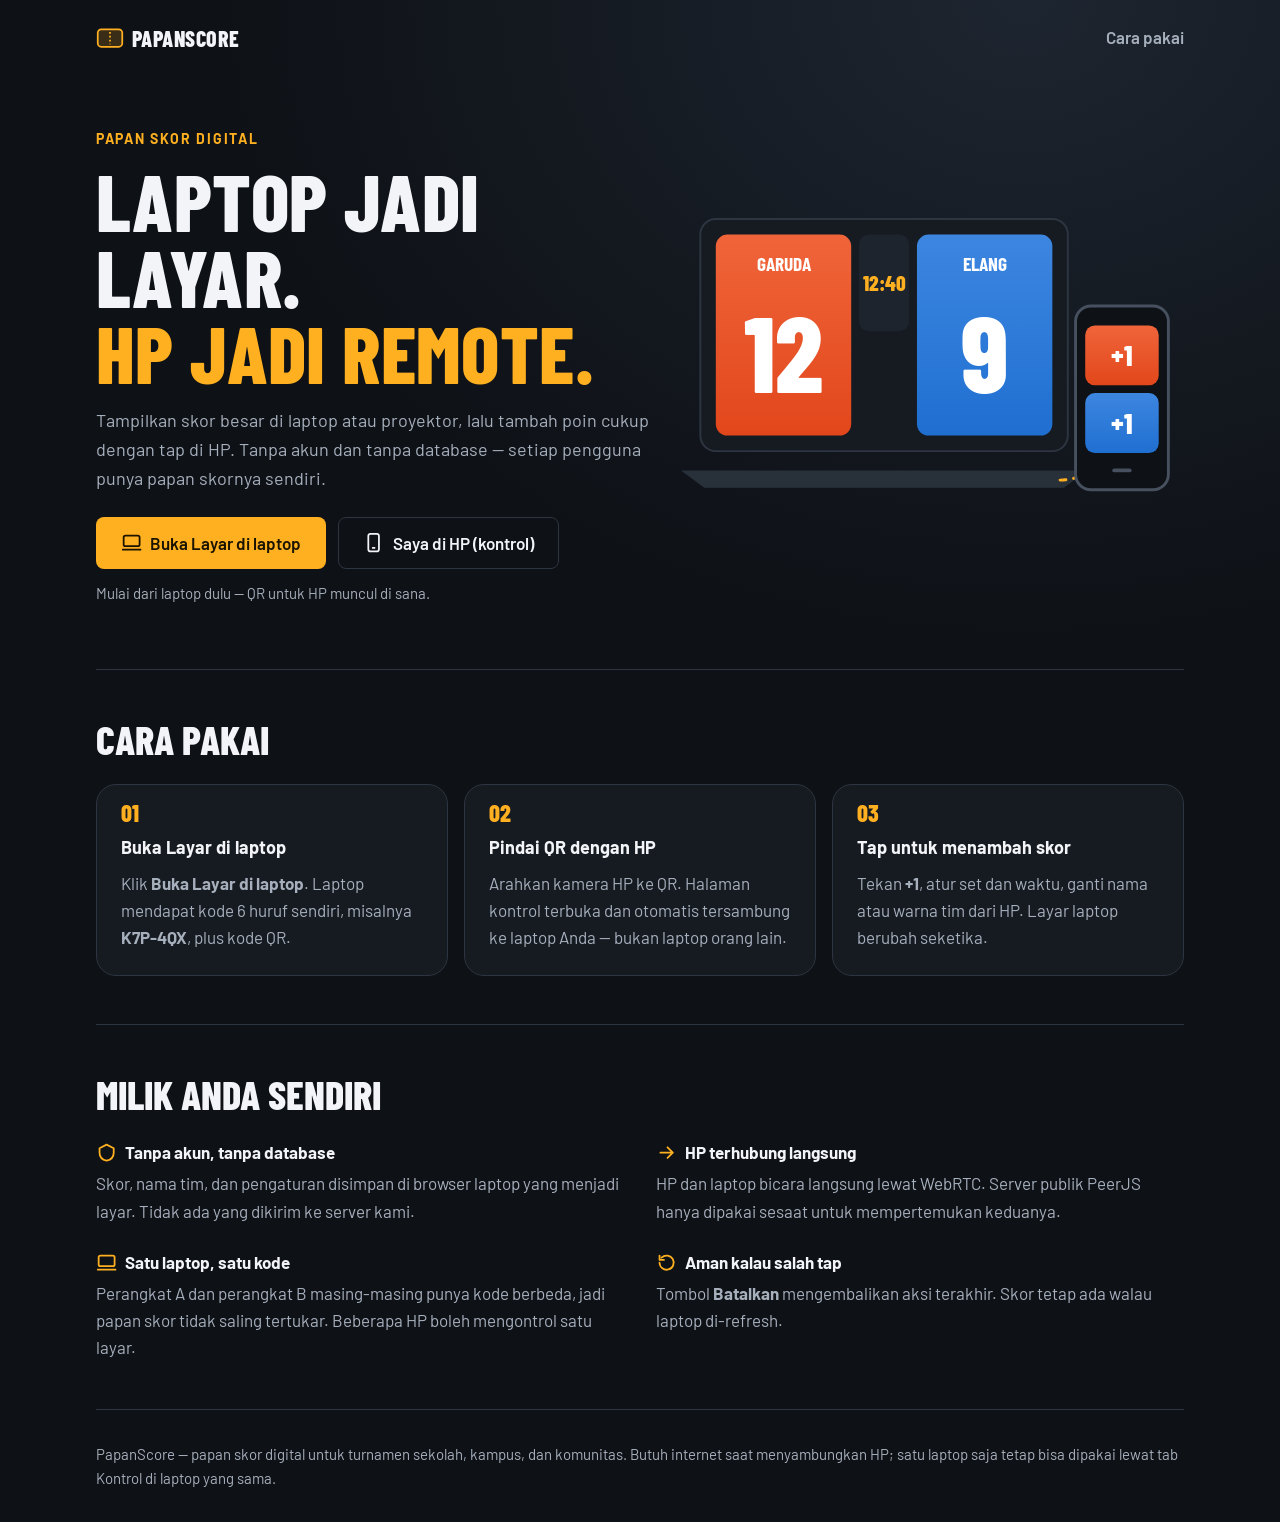
<file: index.html>
<!doctype html>
<html lang="id">
<head>
  <meta charset="utf-8">
  <meta name="viewport" content="width=device-width, initial-scale=1, viewport-fit=cover">
  <title>PapanScore — Papan skor digital, HP jadi remote</title>
  <meta name="description" content="Papan skor digital gratis tanpa akun. Buka Layar di laptop atau proyektor, lalu tap skor dari HP. Data tersimpan di perangkat Anda sendiri.">
  <meta name="theme-color" content="#0E1116">
  <meta property="og:type" content="website">
  <meta property="og:title" content="PapanScore — Papan skor digital, HP jadi remote">
  <meta property="og:description" content="Laptop jadi layar skor, HP jadi remote. Tanpa akun, tanpa server data.">
  <link rel="icon" href="assets/favicon.svg" type="image/svg+xml">
  <link rel="preconnect" href="https://fonts.googleapis.com">
  <link rel="preconnect" href="https://fonts.gstatic.com" crossorigin>
  <link rel="stylesheet" href="https://fonts.googleapis.com/css2?family=Barlow+Condensed:wght@600;700;800&family=Barlow:wght@400;500;600;700&display=swap">
  <link rel="stylesheet" href="assets/css/app.css">
</head>
<body class="page-home">
  <a class="skip-link" href="#main">Langsung ke konten</a>
  <div class="home">
    <header class="home-nav">
      <a class="brand" href="./">
        <svg class="brand__mark" viewBox="0 0 32 32" aria-hidden="true"><rect x="2" y="6" width="28" height="20" rx="4" fill="currentColor" opacity=".18"/><rect x="2" y="6" width="28" height="20" rx="4" fill="none" stroke="currentColor" stroke-width="2"/><path d="M16 9v14" stroke="currentColor" stroke-width="2" stroke-dasharray="2 2.5"/></svg>
        <span>PapanScore</span>
      </a>
      <nav aria-label="Navigasi utama">
        <a href="#cara-pakai">Cara pakai</a>
      </nav>
    </header>

    <main id="main">
      <section class="hero" aria-labelledby="hero-title">
        <div>
          <span class="hero__eyebrow">Papan skor digital</span>
          <h1 id="hero-title">Laptop jadi layar.<br><em>HP jadi remote.</em></h1>
          <p class="hero__lead">Tampilkan skor besar di laptop atau proyektor, lalu tambah poin cukup dengan tap di HP. Tanpa akun dan tanpa database — setiap pengguna punya papan skornya sendiri.</p>
          <div class="hero__cta">
            <a class="btn btn--accent btn--lg" href="display.html">
              <svg class="icon" viewBox="0 0 24 24" aria-hidden="true"><rect x="3" y="4" width="18" height="12" rx="2"/><path d="M2 20h20"/></svg>
              Buka Layar di laptop
            </a>
            <a class="btn btn--ghost btn--lg" href="control.html">
              <svg class="icon" viewBox="0 0 24 24" aria-hidden="true"><rect x="6" y="2" width="12" height="20" rx="2.5"/><path d="M11 18h2"/></svg>
              Saya di HP (kontrol)
            </a>
          </div>
          <p class="hero__note">Mulai dari laptop dulu — QR untuk HP muncul di sana.</p>
        </div>

        <svg class="hero__art" viewBox="0 0 520 360" role="img" aria-label="Ilustrasi: HP mengirim skor ke layar laptop yang menampilkan 12 lawan 9">
          <defs>
            <linearGradient id="g-a" x1="0" y1="0" x2="0" y2="1"><stop offset="0" stop-color="#F0643A"/><stop offset="1" stop-color="#E2471B"/></linearGradient>
            <linearGradient id="g-b" x1="0" y1="0" x2="0" y2="1"><stop offset="0" stop-color="#3D86E0"/><stop offset="1" stop-color="#1F6FD1"/></linearGradient>
          </defs>
          <rect x="20" y="30" width="380" height="240" rx="16" fill="#161A21" stroke="#2D3540" stroke-width="2"/>
          <rect x="36" y="46" width="140" height="208" rx="12" fill="url(#g-a)"/>
          <rect x="244" y="46" width="140" height="208" rx="12" fill="url(#g-b)"/>
          <rect x="184" y="46" width="52" height="100" rx="10" fill="#1E242D"/>
          <text x="210" y="104" text-anchor="middle" font-family="Barlow Condensed, Arial Narrow, sans-serif" font-weight="800" font-size="22" fill="#FFB020">12:40</text>
          <text x="106" y="84" text-anchor="middle" font-family="Barlow Condensed, Arial Narrow, sans-serif" font-weight="700" font-size="20" fill="#fff">GARUDA</text>
          <text x="314" y="84" text-anchor="middle" font-family="Barlow Condensed, Arial Narrow, sans-serif" font-weight="700" font-size="20" fill="#fff">ELANG</text>
          <text x="106" y="210" text-anchor="middle" font-family="Barlow Condensed, Arial Narrow, sans-serif" font-weight="800" font-size="110" fill="#fff">12</text>
          <text x="314" y="210" text-anchor="middle" font-family="Barlow Condensed, Arial Narrow, sans-serif" font-weight="800" font-size="110" fill="#fff">9</text>
          <path d="M0 290h420l-24 18H24z" fill="#283039"/>
          <path d="M392 300c40 0 52-40 52-78" fill="none" stroke="#FFB020" stroke-width="3" stroke-dasharray="6 8" stroke-linecap="round"/>
          <rect x="408" y="120" width="96" height="190" rx="16" fill="#0E1116" stroke="#46505E" stroke-width="3"/>
          <rect x="418" y="140" width="76" height="62" rx="10" fill="url(#g-a)"/>
          <text x="456" y="182" text-anchor="middle" font-family="Barlow Condensed, Arial Narrow, sans-serif" font-weight="800" font-size="30" fill="#fff">+1</text>
          <rect x="418" y="210" width="76" height="62" rx="10" fill="url(#g-b)"/>
          <text x="456" y="252" text-anchor="middle" font-family="Barlow Condensed, Arial Narrow, sans-serif" font-weight="800" font-size="30" fill="#fff">+1</text>
          <rect x="446" y="288" width="20" height="4" rx="2" fill="#46505E"/>
        </svg>
      </section>

      <section class="section" id="cara-pakai" aria-labelledby="howto-title">
        <h2 class="section__title" id="howto-title">Cara pakai</h2>
        <ol class="howto">
          <li>
            <h3>Buka Layar di laptop</h3>
            <p>Klik <strong>Buka Layar di laptop</strong>. Laptop mendapat kode 6 huruf sendiri, misalnya <strong>K7P-4QX</strong>, plus kode QR.</p>
          </li>
          <li>
            <h3>Pindai QR dengan HP</h3>
            <p>Arahkan kamera HP ke QR. Halaman kontrol terbuka dan otomatis tersambung ke laptop Anda — bukan laptop orang lain.</p>
          </li>
          <li>
            <h3>Tap untuk menambah skor</h3>
            <p>Tekan <strong>+1</strong>, atur set dan waktu, ganti nama atau warna tim dari HP. Layar laptop berubah seketika.</p>
          </li>
        </ol>
      </section>

      <section class="section" aria-labelledby="facts-title">
        <h2 class="section__title" id="facts-title">Milik Anda sendiri</h2>
        <div class="facts">
          <div class="fact">
            <h3><svg class="icon" viewBox="0 0 24 24" aria-hidden="true"><path d="M12 3l8 4v5c0 5-3.5 8-8 9-4.5-1-8-4-8-9V7z"/></svg> Tanpa akun, tanpa database</h3>
            <p>Skor, nama tim, dan pengaturan disimpan di browser laptop yang menjadi layar. Tidak ada yang dikirim ke server kami.</p>
          </div>
          <div class="fact">
            <h3><svg class="icon" viewBox="0 0 24 24" aria-hidden="true"><path d="M5 12h14M13 6l6 6-6 6"/></svg> HP terhubung langsung</h3>
            <p>HP dan laptop bicara langsung lewat WebRTC. Server publik PeerJS hanya dipakai sesaat untuk mempertemukan keduanya.</p>
          </div>
          <div class="fact">
            <h3><svg class="icon" viewBox="0 0 24 24" aria-hidden="true"><rect x="3" y="4" width="18" height="12" rx="2"/><path d="M2 20h20"/></svg> Satu laptop, satu kode</h3>
            <p>Perangkat A dan perangkat B masing-masing punya kode berbeda, jadi papan skor tidak saling tertukar. Beberapa HP boleh mengontrol satu layar.</p>
          </div>
          <div class="fact">
            <h3><svg class="icon" viewBox="0 0 24 24" aria-hidden="true"><path d="M4 12a8 8 0 1 0 2.3-5.6M4 4v5h5"/></svg> Aman kalau salah tap</h3>
            <p>Tombol <strong>Batalkan</strong> mengembalikan aksi terakhir. Skor tetap ada walau laptop di-refresh.</p>
          </div>
        </div>
      </section>
    </main>

    <footer class="footer">
      <p>PapanScore — papan skor digital untuk turnamen sekolah, kampus, dan komunitas. Butuh internet saat menyambungkan HP; satu laptop saja tetap bisa dipakai lewat tab Kontrol di laptop yang sama.</p>
    </footer>
  </div>
</body>
</html>
</file>
<file: assets/css/app.css>
/* PapanScore — gaya bersama Beranda, Layar, dan Kontrol */

:root {
  --font-display: "Barlow Condensed", "Arial Narrow", "Roboto Condensed", system-ui, sans-serif;
  --font-body: "Barlow", system-ui, -apple-system, "Segoe UI", Roboto, sans-serif;

  --bg: #0E1116;
  --surface: #161A21;
  --surface-2: #1E242D;
  --surface-3: #283039;
  --border: #2D3540;
  --text: #F2F4F7;
  --muted: #A6AFBC;
  --accent: #FFB020;        /* lampu papan skor */
  --accent-ink: #1A1300;
  --accent-hover: #FFC14D;
  --success: #3DD68C;
  --warning: #FFB020;
  --danger: #E5484D;
  --danger-strong: #C9343A;
  --focus: #7CC4FF;

  --space-1: .25rem;
  --space-2: .5rem;
  --space-3: .75rem;
  --space-4: 1rem;
  --space-5: 1.5rem;
  --space-6: 2rem;
  --space-7: 3rem;
  --space-8: 4rem;

  --radius-sm: .5rem;
  --radius: .875rem;
  --radius-lg: 1.25rem;
  --shadow: 0 1px 0 rgb(255 255 255 / .04) inset, 0 12px 32px rgb(0 0 0 / .35);
  --ease: cubic-bezier(.2, .7, .2, 1);
  --dur: 180ms;

  color-scheme: dark;
}

*,
*::before,
*::after { box-sizing: border-box; }

html { -webkit-text-size-adjust: 100%; }

body {
  margin: 0;
  min-height: 100dvh;
  background: var(--bg);
  color: var(--text);
  font-family: var(--font-body);
  font-size: 1.0625rem;
  line-height: 1.6;
  -webkit-font-smoothing: antialiased;
}

h1, h2, h3, p { margin: 0; }
a { color: var(--accent); text-underline-offset: .2em; }
a:hover { color: var(--accent-hover); }
img, svg { display: block; max-width: 100%; }
[hidden] { display: none !important; } /* atribut hidden harus menang dari display komponen */

:focus-visible {
  outline: 3px solid var(--focus);
  outline-offset: 3px;
  border-radius: var(--radius-sm);
}

.sr-only {
  position: absolute;
  width: 1px;
  height: 1px;
  padding: 0;
  margin: -1px;
  overflow: hidden;
  clip: rect(0 0 0 0);
  white-space: nowrap;
  border: 0;
}

.skip-link {
  position: absolute;
  left: var(--space-4);
  top: -100%;
  z-index: 100;
  padding: var(--space-2) var(--space-4);
  background: var(--accent);
  color: var(--accent-ink);
  font-weight: 700;
  border-radius: var(--radius-sm);
}
.skip-link:focus { top: var(--space-4); }

.noscript {
  margin: var(--space-5);
  padding: var(--space-4);
  border: 1px solid var(--warning);
  border-radius: var(--radius);
  background: var(--surface);
}

.icon {
  width: 1.25em;
  height: 1.25em;
  flex: none;
  fill: none;
  stroke: currentColor;
  stroke-width: 2;
  stroke-linecap: round;
  stroke-linejoin: round;
}

/* ---------- Tombol ---------- */

.btn {
  --btn-bg: var(--surface-3);
  --btn-ink: var(--text);
  display: inline-flex;
  align-items: center;
  justify-content: center;
  gap: var(--space-2);
  min-height: 2.75rem;
  padding: var(--space-2) var(--space-4);
  border: 1px solid transparent;
  border-radius: var(--radius-sm);
  background: var(--btn-bg);
  color: var(--btn-ink);
  font: 600 1rem/1.2 var(--font-body);
  text-decoration: none;
  cursor: pointer;
  transition: background-color var(--dur) var(--ease), transform var(--dur) var(--ease), border-color var(--dur) var(--ease);
  -webkit-tap-highlight-color: transparent;
}
.btn:hover { --btn-bg: #333C47; color: var(--btn-ink); }
.btn:active { transform: translateY(1px) scale(.98); }
.btn:disabled { opacity: .45; cursor: not-allowed; transform: none; }

.btn--accent { --btn-bg: var(--accent); --btn-ink: var(--accent-ink); }
.btn--accent:hover { --btn-bg: var(--accent-hover); }
.btn--ghost { --btn-bg: transparent; border-color: var(--border); }
.btn--ghost:hover { --btn-bg: var(--surface-2); }
.btn--soft { --btn-bg: var(--surface-3); }
.btn--danger { --btn-bg: var(--danger-strong); --btn-ink: #fff; }
.btn--danger:hover { --btn-bg: #B32B31; }
.btn--sm { min-height: 2.75rem; padding-inline: var(--space-3); font-size: .9375rem; }
.btn--lg { min-height: 3.25rem; padding-inline: var(--space-5); font-size: 1.0625rem; }
.btn--block { width: 100%; }

.icon-btn {
  display: grid;
  place-items: center;
  width: 2.75rem;
  height: 2.75rem;
  border: 0;
  border-radius: var(--radius-sm);
  background: var(--surface-3);
  color: var(--text);
  cursor: pointer;
  transition: background-color var(--dur) var(--ease);
}
.icon-btn:hover { background: #333C47; }

.link-btn {
  min-height: 2.75rem;
  padding: 0;
  border: 0;
  background: none;
  color: var(--muted);
  font: inherit;
  font-size: .9375rem;
  text-decoration: underline;
  text-underline-offset: .2em;
  cursor: pointer;
}
.link-btn:hover { color: var(--text); }

/* ---------- Bilah atas & status ---------- */

.topbar {
  display: flex;
  align-items: center;
  justify-content: space-between;
  gap: var(--space-3);
  padding: var(--space-3) clamp(var(--space-4), 3vw, var(--space-6));
  padding-top: max(var(--space-3), env(safe-area-inset-top));
  background: var(--surface);
  border-bottom: 1px solid var(--border);
}
.topbar__actions { display: flex; align-items: center; gap: var(--space-2); flex-wrap: wrap; justify-content: flex-end; }

.brand {
  display: inline-flex;
  align-items: center;
  gap: var(--space-2);
  color: var(--text);
  font: 800 1.375rem/1 var(--font-display);
  letter-spacing: .02em;
  text-decoration: none;
  text-transform: uppercase;
}
.brand:hover { color: var(--text); }
.brand__mark { width: 1.75rem; height: 1.75rem; color: var(--accent); }

.status {
  display: inline-flex;
  align-items: center;
  gap: var(--space-2);
  padding: var(--space-1) var(--space-3);
  border: 1px solid var(--border);
  border-radius: 999px;
  color: var(--muted);
  font-size: .875rem;
  font-weight: 600;
  line-height: 1.4;
}
.status__dot {
  display: inline-block;
  width: .625rem;
  height: .625rem;
  border-radius: 50%;
  background: var(--muted);
  flex: none;
}
[data-tone="ok"] .status__dot,
[data-tone="ok"].status .status__dot { background: var(--success); box-shadow: 0 0 0 4px rgb(61 214 140 / .18); }
[data-tone="ok"].status { color: var(--text); }
[data-tone="warn"] .status__dot { background: var(--warning); animation: pulse 1.4s ease-in-out infinite; }

@keyframes pulse { 50% { opacity: .35; } }

/* ---------- Layar (display) ---------- */

.page-display {
  display: grid;
  grid-template-rows: auto 1fr;
  height: 100dvh;
  overflow: hidden;
  background:
    radial-gradient(120% 80% at 50% -10%, #1B222C 0%, transparent 60%),
    var(--bg);
}
.page-display .topbar {
  background: rgb(22 26 33 / .92);
  transition: margin-top 300ms var(--ease), opacity 300ms var(--ease);
}
.page-display.is-idle { cursor: none; }
.page-display.is-idle .topbar { margin-top: calc(-1 * var(--topbar-h, 4.25rem)); opacity: 0; pointer-events: none; }

.board {
  --gap: clamp(.5rem, 1.6vmin, 1.25rem);
  display: grid;
  grid-template-areas: "title" "a" "mid" "b";
  grid-template-rows: auto 1fr auto 1fr;
  gap: var(--gap);
  min-height: 0;
  padding: var(--gap);
  padding-bottom: max(var(--gap), env(safe-area-inset-bottom));
}
.board:has(.board__title[hidden]) { grid-template-areas: "a" "mid" "b"; grid-template-rows: 1fr auto 1fr; }
.board:focus { outline: none; }

.board__title {
  grid-area: title;
  text-align: center;
  font: 700 clamp(1.25rem, 4.2vmin, 2.75rem)/1.1 var(--font-display);
  letter-spacing: .04em;
  text-transform: uppercase;
  color: var(--muted);
}

.team {
  --team: #E2471B;
  --team-ink: #fff;
  position: relative;
  display: grid;
  grid-template-rows: auto 1fr;
  align-items: center;
  justify-items: center;
  min-height: 0;
  min-width: 0;
  padding: clamp(.75rem, 2.5vmin, 2rem);
  border-radius: var(--radius-lg);
  background:
    linear-gradient(180deg, rgb(255 255 255 / .12), transparent 45%),
    var(--team);
  color: var(--team-ink);
  box-shadow: 0 0 0 1px rgb(255 255 255 / .08) inset, 0 24px 60px -20px var(--team);
  overflow: hidden;
  transition: background-color 300ms var(--ease);
}
/* garis scan halus ala papan LED */
.team::after {
  content: "";
  position: absolute;
  inset: 0;
  background: repeating-linear-gradient(0deg, rgb(0 0 0 / .06) 0 2px, transparent 2px 5px);
  pointer-events: none;
}

.team__name {
  max-width: 100%;
  font: 700 clamp(1.5rem, 6.5vmin, 5rem)/1 var(--font-display);
  letter-spacing: .03em;
  text-transform: uppercase;
  text-align: center;
  overflow: hidden;
  text-overflow: ellipsis;
  white-space: nowrap;
}

.team__score {
  font: 800 min(26vh, 46vw)/.85 var(--font-display);
  font-variant-numeric: tabular-nums;
  letter-spacing: -.02em;
  text-shadow: 0 6px 24px rgb(0 0 0 / .25);
}
.team__score.is-wide { font-size: min(20vh, 34vw); }
.team__score.is-bump { animation: bump 320ms var(--ease); }

@keyframes bump {
  0% { transform: scale(1); }
  35% { transform: scale(1.08); }
  100% { transform: scale(1); }
}

.team[data-team="0"] { grid-area: a; }
.team[data-team="1"] { grid-area: b; }

.center {
  grid-area: mid;
  display: grid;
  grid-template-columns: 1.4fr 1fr;
  gap: var(--gap);
  min-width: 0;
}

.timer,
.sets__item {
  display: grid;
  align-content: center;
  justify-items: center;
  padding: clamp(.5rem, 2vmin, 1.5rem);
  border: 1px solid var(--border);
  border-radius: var(--radius-lg);
  background: var(--surface);
  box-shadow: var(--shadow);
  text-align: center;
}

.timer__label,
.sets__label {
  color: var(--muted);
  font: 700 clamp(.75rem, 1.8vmin, 1.125rem)/1.2 var(--font-display);
  letter-spacing: .14em;
  text-transform: uppercase;
}
.timer__value {
  font: 800 clamp(2.5rem, 10vmin, 9rem)/1 var(--font-display);
  font-variant-numeric: tabular-nums;
  color: var(--accent);
  text-shadow: 0 0 28px rgb(255 176 32 / .35);
}
.timer__state {
  display: inline-flex;
  align-items: center;
  gap: .4em;
  color: var(--muted);
  font-weight: 600;
  font-size: clamp(.8125rem, 1.8vmin, 1.125rem);
}
.timer__state::before {
  content: "";
  width: .55em;
  height: .55em;
  border-radius: 50%;
  background: currentColor;
}
.timer[data-state="running"] .timer__state { color: var(--success); }
.timer[data-state="done"] .timer__value { color: var(--danger); text-shadow: 0 0 28px rgb(229 72 77 / .45); animation: blink 1s steps(2, start) 6; }
.timer[data-state="done"] .timer__state { color: #FF8589; }

@keyframes blink { to { visibility: hidden; } }

.sets { display: grid; grid-template-columns: 1fr 1fr; gap: var(--gap); }
.sets__item { --team: var(--muted); gap: var(--space-1); }
.sets__name {
  display: flex;
  align-items: center;
  gap: .4em;
  max-width: 100%;
  font-weight: 600;
  font-size: clamp(.75rem, 1.7vmin, 1rem);
  color: var(--text);
  text-transform: uppercase;
}
.sets__name [data-set-name] { overflow: hidden; text-overflow: ellipsis; white-space: nowrap; }
.sets__dot { width: .65em; height: .65em; border-radius: 3px; background: var(--team); flex: none; }
.sets__value {
  font: 800 clamp(2rem, 8vmin, 6.5rem)/1 var(--font-display);
  font-variant-numeric: tabular-nums;
}

/* Layar mendatar: tim kiri | tengah | tim kanan */
@media (min-aspect-ratio: 5/4) {
  .board {
    grid-template-areas: "title title title" "a mid b";
    grid-template-columns: 1fr minmax(14rem, .62fr) 1fr;
    grid-template-rows: auto 1fr;
  }
  .board:has(.board__title[hidden]) { grid-template-areas: "a mid b"; grid-template-rows: 1fr; }
  .team__score { font-size: min(48vh, 23vw); }
  .team__score.is-wide { font-size: min(36vh, 16vw); }
  .center { grid-template-columns: 1fr; grid-template-rows: 1.25fr 1fr; }
  .timer__value { font-size: min(15vh, 7.6vw); }
  .sets__value { font-size: min(13vh, 6vw); }
}

/* ---------- Dialog ---------- */

.dialog {
  width: min(100% - 2rem, 34rem);
  max-height: min(100dvh - 2rem, 48rem);
  padding: var(--space-5);
  border: 1px solid var(--border);
  border-radius: var(--radius-lg);
  background: var(--surface);
  color: var(--text);
  box-shadow: 0 30px 80px rgb(0 0 0 / .55);
}
.dialog::backdrop { background: rgb(5 7 10 / .72); backdrop-filter: blur(4px); }
.dialog[open] { animation: rise 220ms var(--ease); }
.dialog--sm { width: min(100% - 2rem, 26rem); }
.dialog__title { font: 700 1.75rem/1.15 var(--font-display); letter-spacing: .01em; margin-bottom: var(--space-4); padding-right: var(--space-7); }
.dialog__close-form { position: absolute; top: var(--space-4); right: var(--space-4); }
.dialog__actions { display: flex; justify-content: flex-end; gap: var(--space-3); margin-top: var(--space-5); flex-wrap: wrap; }
.dialog p + p { margin-top: var(--space-3); }

@keyframes rise { from { opacity: 0; transform: translateY(12px); } }

.pair { width: min(100% - 2rem, 52rem); }
.pair__grid { display: grid; gap: var(--space-5); }
.pair__qr {
  justify-self: center;
  width: min(100%, 15rem);
  aspect-ratio: 1;
  padding: var(--space-2);
  border-radius: var(--radius);
  background: #fff;
  color: #0E1116;
  display: grid;
  place-items: center;
  text-align: center;
  font-size: .9375rem;
}
.pair__qr svg { width: 100%; height: 100%; }
.pair__info { display: grid; gap: var(--space-3); align-content: start; min-width: 0; }
.pair__code {
  font: 800 clamp(2.5rem, 7vw, 3.5rem)/1 var(--font-display);
  letter-spacing: .12em;
  color: var(--accent);
}
.pair__net { display: flex; align-items: center; gap: var(--space-2); color: var(--muted); font-size: .9375rem; }
.pair .pair__net .status__dot { background: var(--muted); }
.page-display:has(#net-status[data-tone="ok"]) .pair__net .status__dot { background: var(--success); }
.page-display:has(#net-status[data-tone="warn"]) .pair__net .status__dot { background: var(--warning); }
.pair__actions { display: flex; flex-wrap: wrap; gap: var(--space-2); }
.pair a#pair-link { word-break: break-all; }

.steps { margin: 0; padding-left: 1.25rem; display: grid; gap: var(--space-1); }
.hint { color: var(--muted); font-size: .9375rem; line-height: 1.5; }
.hint:empty { display: none; }

.shortcuts summary { min-height: 2.75rem; display: flex; align-items: center; cursor: pointer; color: var(--muted); font-size: .9375rem; }
.shortcuts summary:hover { color: var(--text); }
.shortcuts dl { display: grid; grid-template-columns: auto 1fr; gap: var(--space-2) var(--space-4); margin: var(--space-2) 0 0; font-size: .9375rem; }
.shortcuts dd { margin: 0; color: var(--muted); }
kbd {
  display: inline-block;
  min-width: 1.75em;
  padding: .05em .45em;
  border: 1px solid var(--border);
  border-bottom-width: 3px;
  border-radius: 6px;
  background: var(--surface-2);
  font: 600 .875rem/1.5 var(--font-body);
  text-align: center;
}

@media (min-width: 40rem) {
  .pair__grid { grid-template-columns: 15rem 1fr; align-items: start; }
}

/* ---------- Form ---------- */

.form { display: grid; gap: var(--space-4); }
.form__grid { display: grid; grid-template-columns: 1fr 1fr; gap: var(--space-4); }
.field { display: grid; gap: var(--space-1); min-width: 0; }
.field__label { font-weight: 600; font-size: .9375rem; }
.field__opt { color: var(--muted); font-weight: 400; }
.field__input,
.field__color {
  width: 100%;
  min-height: 3rem;
  padding: var(--space-2) var(--space-3);
  border: 1px solid var(--border);
  border-radius: var(--radius-sm);
  background: var(--bg);
  color: var(--text);
  font: 500 1rem/1.4 var(--font-body);
  transition: border-color var(--dur) var(--ease), box-shadow var(--dur) var(--ease);
}
.field__input::placeholder { color: #6F7886; }
.field__input:hover,
.field__color:hover { border-color: #46505E; }
.field__input:focus-visible,
.field__color:focus-visible { outline: none; border-color: var(--focus); box-shadow: 0 0 0 3px rgb(124 196 255 / .35); }
.field__input[aria-invalid="true"] { border-color: var(--danger); }
.field__color { padding: var(--space-1); cursor: pointer; }
.field__color::-webkit-color-swatch-wrapper { padding: 0; }
.field__color::-webkit-color-swatch { border: 0; border-radius: 6px; }
.field__color::-moz-color-swatch { border: 0; border-radius: 6px; }
.field__input--code {
  font: 800 2rem/1 var(--font-display);
  letter-spacing: .18em;
  text-transform: uppercase;
  text-align: center;
  min-height: 4rem;
}
.field__help { color: var(--muted); font-size: .875rem; }
.field__error { color: #FF8589; font-weight: 600; font-size: .9375rem; }
.field__error:empty { display: none; }
.field__error::before { content: "⚠ "; }

.check { display: flex; align-items: center; gap: var(--space-3); min-height: 2.75rem; cursor: pointer; }
.check input { width: 1.375rem; height: 1.375rem; accent-color: var(--accent); flex: none; }

.card {
  padding: var(--space-5);
  border: 1px solid var(--border);
  border-radius: var(--radius-lg);
  background: var(--surface);
  box-shadow: var(--shadow);
}

/* ---------- Kontrol (HP) ---------- */

.page-control main { padding: var(--space-4); padding-bottom: max(var(--space-5), env(safe-area-inset-bottom)); max-width: 64rem; margin-inline: auto; }
.page-control main:focus { outline: none; }
.topbar--control { position: sticky; top: 0; z-index: 10; }
.topbar--control .topbar__actions { flex-wrap: nowrap; }
.topbar--control .brand { min-width: 0; }

.pairform { max-width: 26rem; margin: var(--space-6) auto 0; display: grid; gap: var(--space-4); }
.pairform h1 { font: 800 2.25rem/1.05 var(--font-display); text-transform: uppercase; letter-spacing: .01em; }
.lead { color: var(--muted); }

.remote { display: grid; gap: var(--space-3); }

.banner {
  padding: var(--space-3) var(--space-4);
  border-radius: var(--radius);
  background: rgb(255 176 32 / .12);
  border: 1px solid rgb(255 176 32 / .45);
  color: #FFD58A;
  font-weight: 600;
  font-size: .9375rem;
}
.banner[data-tone="info"] { background: var(--surface-2); border-color: var(--border); color: var(--text); }

.remote__teams { display: grid; gap: var(--space-3); }

.rteam {
  --team: #E2471B;
  --team-ink: #fff;
  display: grid;
  gap: var(--space-3);
  padding: var(--space-3);
  border: 1px solid var(--border);
  border-top: 4px solid var(--team);
  border-radius: var(--radius-lg);
  background: var(--surface);
}
.rteam__head { display: flex; align-items: baseline; justify-content: space-between; gap: var(--space-3); min-width: 0; }
.rteam__name {
  font: 700 1.5rem/1.1 var(--font-display);
  text-transform: uppercase;
  letter-spacing: .02em;
  overflow: hidden;
  text-overflow: ellipsis;
  white-space: nowrap;
}
.rteam__score { font: 800 3rem/1 var(--font-display); font-variant-numeric: tabular-nums; }

.rteam__plus {
  min-height: clamp(5.5rem, 18vh, 9rem);
  border: 0;
  border-radius: var(--radius);
  background: linear-gradient(180deg, rgb(255 255 255 / .14), transparent 60%), var(--team);
  color: var(--team-ink);
  font: 800 clamp(2.5rem, 9vw, 3.5rem)/1 var(--font-display);
  cursor: pointer;
  box-shadow: 0 10px 24px -12px var(--team);
  transition: transform 120ms var(--ease), filter var(--dur) var(--ease);
  touch-action: manipulation;
  -webkit-tap-highlight-color: transparent;
  user-select: none;
}
.rteam__plus:hover { filter: brightness(1.06); }
.rteam__plus:active { transform: scale(.97); filter: brightness(.94); }
.rteam__plus:disabled { opacity: .4; cursor: not-allowed; transform: none; filter: grayscale(.6); }

.rteam__row { display: grid; grid-template-columns: 1fr auto; gap: var(--space-3); align-items: center; }
.rteam__minus { min-height: 3.25rem; font: 800 1.5rem/1 var(--font-display); touch-action: manipulation; }

.stepper {
  display: flex;
  align-items: center;
  gap: var(--space-1);
  padding: var(--space-1);
  border: 1px solid var(--border);
  border-radius: var(--radius-sm);
  background: var(--bg);
}
.stepper__label { padding-inline: var(--space-2); color: var(--muted); font-size: .8125rem; font-weight: 700; text-transform: uppercase; letter-spacing: .08em; }
.stepper__btn {
  width: 2.75rem;
  height: 2.75rem;
  border: 0;
  border-radius: 6px;
  background: var(--surface-3);
  color: var(--text);
  font: 700 1.375rem/1 var(--font-body);
  cursor: pointer;
  touch-action: manipulation;
  transition: background-color var(--dur) var(--ease);
}
.stepper__btn:hover { background: #333C47; }
.stepper__btn:disabled { opacity: .4; cursor: not-allowed; }
.stepper__value { min-width: 2ch; text-align: center; font: 800 1.75rem/1 var(--font-display); font-variant-numeric: tabular-nums; }

.rtimer { display: grid; gap: var(--space-3); padding: var(--space-4); }
.rtimer__label { color: var(--muted); font-size: .875rem; font-weight: 700; text-transform: uppercase; letter-spacing: .1em; }
.rtimer__value { font: 800 3.25rem/1 var(--font-display); font-variant-numeric: tabular-nums; color: var(--accent); }
.rtimer[data-state="running"] #timer-state { color: var(--success); }
.rtimer[data-state="done"] .rtimer__value { color: var(--danger); }
.rtimer__actions { display: grid; grid-template-columns: 1.3fr 1fr; gap: var(--space-2); }

.toolbar { display: grid; grid-template-columns: repeat(4, 1fr); gap: var(--space-2); }
.tool {
  display: grid;
  justify-items: center;
  gap: var(--space-1);
  min-height: 4rem;
  padding: var(--space-2) var(--space-1);
  border: 1px solid var(--border);
  border-radius: var(--radius);
  background: var(--surface);
  color: var(--text);
  font: 600 .875rem/1.2 var(--font-body);
  cursor: pointer;
  transition: background-color var(--dur) var(--ease), border-color var(--dur) var(--ease);
}
.tool .icon { width: 1.5rem; height: 1.5rem; }
.tool:hover { background: var(--surface-2); border-color: #46505E; }
.tool:active { transform: scale(.97); }
.tool:disabled { opacity: .4; cursor: not-allowed; transform: none; }
.tool--danger { color: #FF8589; }

.is-offline .remote__teams,
.is-offline .rtimer { opacity: .7; }

/* HP mendatar & tablet: dua tim berdampingan */
@media (min-width: 40rem), (orientation: landscape) and (min-width: 32rem) {
  .remote__teams { grid-template-columns: 1fr 1fr; }
  .rtimer { grid-template-columns: auto 1fr; align-items: center; }
  .rtimer__actions { justify-self: end; width: min(100%, 24rem); }
}

@media (min-width: 64rem) {
  .page-control main { padding: var(--space-6); }
  .remote { gap: var(--space-4); }
  .rteam { padding: var(--space-4); }
  .rteam__score { font-size: 4rem; }
}

/* ---------- Beranda ---------- */

.page-home { background: radial-gradient(90% 60% at 80% 0%, #1D2530 0%, transparent 70%), var(--bg); }
.home { max-width: 72rem; margin-inline: auto; padding: 0 clamp(var(--space-4), 4vw, var(--space-6)); }
.home-nav { display: flex; align-items: center; justify-content: space-between; gap: var(--space-4); padding-block: var(--space-4); }
.home-nav a:not(.brand) { color: var(--muted); font-weight: 600; text-decoration: none; min-height: 2.75rem; display: inline-flex; align-items: center; }
.home-nav a:not(.brand):hover { color: var(--text); }

.hero { display: grid; gap: var(--space-6); align-items: center; padding-block: var(--space-6) var(--space-8); }
.hero__eyebrow { display: inline-block; margin-bottom: var(--space-3); color: var(--accent); font-weight: 700; letter-spacing: .12em; text-transform: uppercase; font-size: .875rem; }
.hero h1 { font: 800 clamp(2.75rem, 7vw, 5rem)/.95 var(--font-display); text-transform: uppercase; letter-spacing: .005em; }
.hero h1 em { font-style: normal; color: var(--accent); }
.hero__lead { margin-top: var(--space-4); max-width: 36rem; color: var(--muted); font-size: 1.125rem; }
.hero__cta { display: flex; flex-wrap: wrap; gap: var(--space-3); margin-top: var(--space-5); }
.hero__note { margin-top: var(--space-3); color: var(--muted); font-size: .9375rem; }
.hero__art { width: 100%; max-width: 34rem; justify-self: center; }

.section { padding-block: var(--space-7); border-top: 1px solid var(--border); }
.section__title { font: 800 clamp(1.75rem, 4vw, 2.5rem)/1.05 var(--font-display); text-transform: uppercase; margin-bottom: var(--space-5); }

.howto { list-style: none; margin: 0; padding: 0; display: grid; gap: var(--space-4); counter-reset: step; }
.howto li { counter-increment: step; position: relative; padding: var(--space-5); padding-top: var(--space-7); border: 1px solid var(--border); border-radius: var(--radius-lg); background: var(--surface); }
.howto li::before {
  content: counter(step, decimal-leading-zero);
  position: absolute;
  top: var(--space-4);
  left: var(--space-5);
  font: 800 1.5rem/1 var(--font-display);
  color: var(--accent);
}
.howto h3 { font-size: 1.125rem; margin-bottom: var(--space-2); }
.howto p { color: var(--muted); }

.facts { display: grid; gap: var(--space-4); }
.fact h3 { display: flex; align-items: center; gap: var(--space-2); font-size: 1.0625rem; margin-bottom: var(--space-1); }
.fact h3 .icon { color: var(--accent); }
.fact p { color: var(--muted); max-width: 40rem; }

.footer { padding-block: var(--space-6); border-top: 1px solid var(--border); color: var(--muted); font-size: .9375rem; }

@media (min-width: 48rem) {
  .hero { grid-template-columns: 1.1fr 1fr; padding-block: var(--space-7) var(--space-8); }
  .howto { grid-template-columns: repeat(3, 1fr); }
  .facts { grid-template-columns: 1fr 1fr; gap: var(--space-5) var(--space-6); }
}

/* ---------- Layar sempit ---------- */

@media (max-width: 35.99rem) {
  .page-display .btn__label {
    position: absolute; width: 1px; height: 1px; overflow: hidden; clip: rect(0 0 0 0); white-space: nowrap;
  }
  .page-display .topbar .btn { width: 2.75rem; padding: 0; }
  .page-display .brand span { display: none; }
  .topbar--control { gap: var(--space-2); }
  .topbar--control .brand span { font-size: 1.125rem; }
  .topbar--control .status[data-short]:not([data-short=""]) #net-status-text { position: absolute; width: 1px; height: 1px; overflow: hidden; clip: rect(0 0 0 0); white-space: nowrap; }
  .topbar--control .status[data-short]:not([data-short=""])::after { content: attr(data-short); color: var(--text); }
}

/* ---------- Gerak dikurangi ---------- */

@media (prefers-reduced-motion: reduce) {
  *,
  *::before,
  *::after {
    animation-duration: 1ms !important; /* menimpa semua animasi komponen */
    animation-iteration-count: 1 !important;
    transition-duration: 1ms !important;
  }
}
</file>
